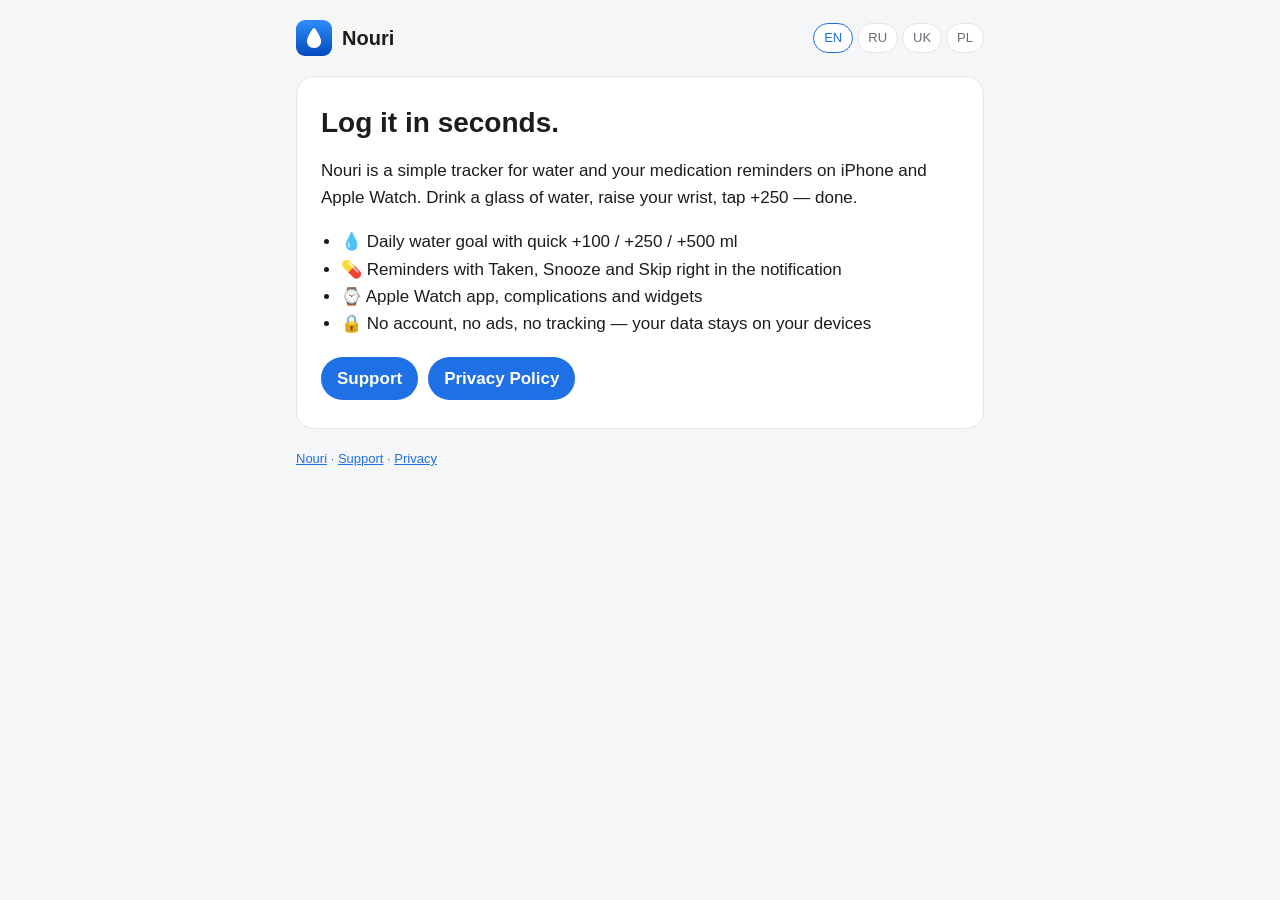
<file: docs/index.html>
<!doctype html>
<html lang="en">
<head>
  <meta charset="utf-8">
  <meta name="viewport" content="width=device-width, initial-scale=1">
  <title>Nouri — Water and medication reminders</title>
  <meta name="description" content="Log water and medications in seconds on iPhone and Apple Watch.">
  <link rel="icon" href="icon.png">
  <link rel="stylesheet" href="style.css">
  <script defer src="i18n.js"></script>
</head>
<body>
<header>
  <a class="brand" href="index.html" data-internal><img src="icon.png" alt="">Nouri</a>
  <nav class="langs" aria-label="Language">
    <button data-set-lang="en">EN</button>
    <button data-set-lang="ru">RU</button>
    <button data-set-lang="uk">UK</button>
    <button data-set-lang="pl">PL</button>
  </nav>
</header>

<main>

<article data-lang="en" data-title="Nouri — Water and medication reminders">
  <h1>Log it in seconds.</h1>
  <p>Nouri is a simple tracker for water and your medication reminders on iPhone and Apple Watch. Drink a glass of water, raise your wrist, tap +250 — done.</p>
  <ul>
    <li>💧 Daily water goal with quick +100 / +250 / +500 ml</li>
    <li>💊 Reminders with Taken, Snooze and Skip right in the notification</li>
    <li>⌚ Apple Watch app, complications and widgets</li>
    <li>🔒 No account, no ads, no tracking — your data stays on your devices</li>
  </ul>
  <div class="links">
    <a href="support.html" data-internal>Support</a>
    <a href="privacy.html" data-internal>Privacy Policy</a>
  </div>
</article>

<article data-lang="ru" data-title="Nouri — вода и напоминания о лекарствах" hidden>
  <h1>Запись за секунды.</h1>
  <p>Nouri — простой трекер воды и напоминаний о лекарствах для iPhone и Apple Watch. Выпили стакан воды, подняли запястье, нажали +250 — готово.</p>
  <ul>
    <li>💧 Дневная цель по воде и быстрые +100 / +250 / +500 мл</li>
    <li>💊 Напоминания с кнопками «Принято», «Отложить» и «Пропустить» прямо в уведомлении</li>
    <li>⌚ Приложение для Apple Watch, расширения циферблата и виджеты</li>
    <li>🔒 Без аккаунта, рекламы и отслеживания — данные остаются на ваших устройствах</li>
  </ul>
  <div class="links">
    <a href="support.html" data-internal>Поддержка</a>
    <a href="privacy.html" data-internal>Конфиденциальность</a>
  </div>
</article>

<article data-lang="uk" data-title="Nouri — вода та нагадування про ліки" hidden>
  <h1>Запис за секунди.</h1>
  <p>Nouri — простий трекер води і нагадувань про ліки для iPhone та Apple Watch. Випили склянку води, підняли зап'ясток, натиснули +250 — готово.</p>
  <ul>
    <li>💧 Денна мета з води та швидкі +100 / +250 / +500 мл</li>
    <li>💊 Нагадування з кнопками «Прийнято», «Відкласти» й «Пропустити» просто в сповіщенні</li>
    <li>⌚ Застосунок для Apple Watch, ускладнення циферблата й віджети</li>
    <li>🔒 Без облікового запису, реклами й відстеження — дані залишаються на ваших пристроях</li>
  </ul>
  <div class="links">
    <a href="support.html" data-internal>Підтримка</a>
    <a href="privacy.html" data-internal>Конфіденційність</a>
  </div>
</article>

<article data-lang="pl" data-title="Nouri — woda i przypomnienia o lekach" hidden>
  <h1>Zapis w kilka sekund.</h1>
  <p>Nouri to prosty dziennik wody i przypomnień o lekach na iPhone’a i Apple Watch. Wypij szklankę wody, unieś nadgarstek, stuknij +250 — gotowe.</p>
  <ul>
    <li>💧 Dzienny cel wody i szybkie +100 / +250 / +500 ml</li>
    <li>💊 Przypomnienia z przyciskami „Przyjęto”, „Odłóż” i „Pomiń” prosto w powiadomieniu</li>
    <li>⌚ Aplikacja na Apple Watch, komplikacje i widżety</li>
    <li>🔒 Bez konta, reklam i śledzenia — dane pozostają na Twoich urządzeniach</li>
  </ul>
  <div class="links">
    <a href="support.html" data-internal>Pomoc</a>
    <a href="privacy.html" data-internal>Prywatność</a>
  </div>
</article>

</main>

<footer>
  <a href="index.html" data-internal>Nouri</a> · <a href="support.html" data-internal>Support</a> · <a href="privacy.html" data-internal>Privacy</a>
</footer>
</body>
</html>
</file>
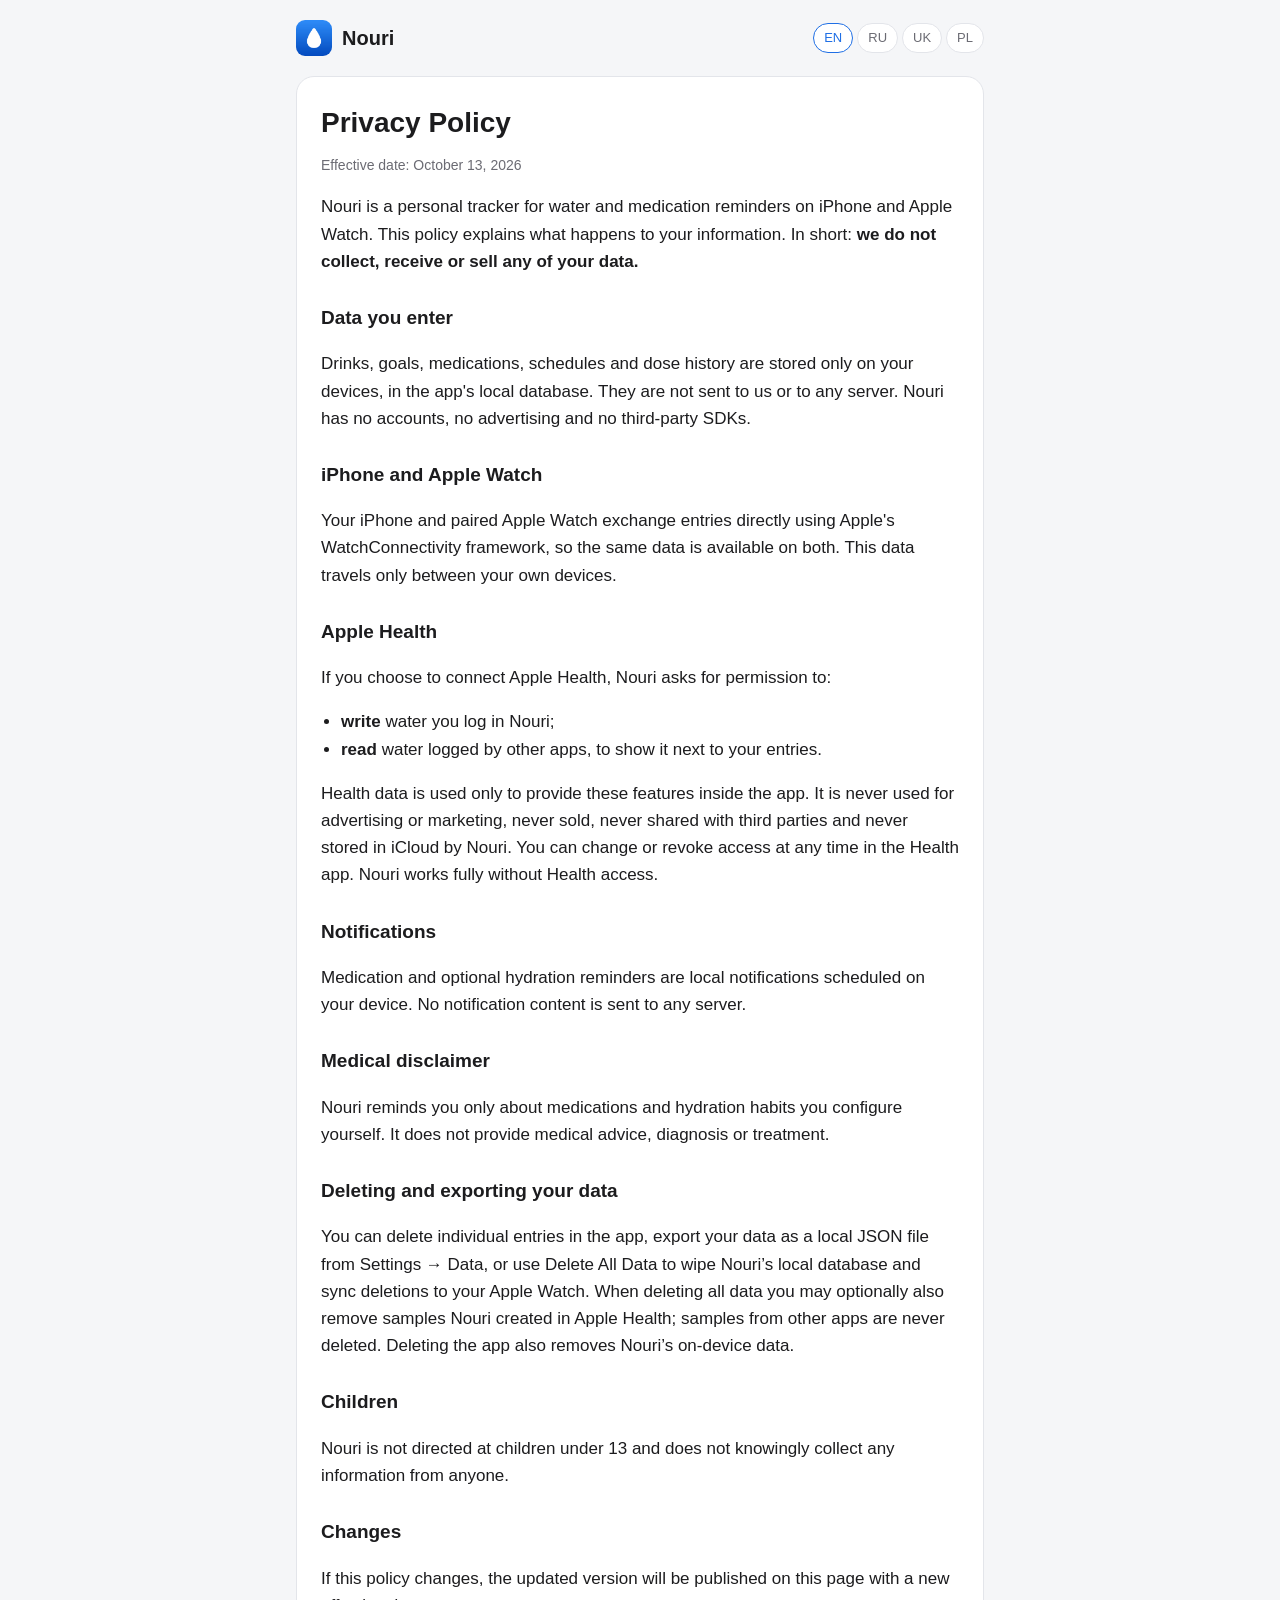
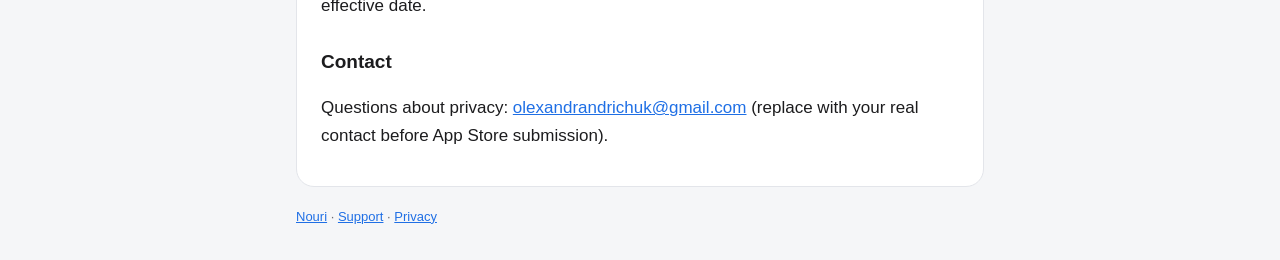
<file: docs/privacy.html>
<!doctype html>
<html lang="en">
<head>
  <meta charset="utf-8">
  <meta name="viewport" content="width=device-width, initial-scale=1">
  <title>Nouri — Privacy Policy</title>
  <link rel="icon" href="icon.png">
  <link rel="stylesheet" href="style.css">
  <script defer src="i18n.js"></script>
</head>
<body>
<header>
  <a class="brand" href="index.html" data-internal><img src="icon.png" alt="">Nouri</a>
  <nav class="langs" aria-label="Language">
    <button data-set-lang="en">EN</button>
    <button data-set-lang="ru">RU</button>
    <button data-set-lang="uk">UK</button>
    <button data-set-lang="pl">PL</button>
  </nav>
</header>

<main>

<article data-lang="en" data-title="Nouri — Privacy Policy">
  <h1>Privacy Policy</h1>
  <p class="muted">Effective date: October 13, 2026</p>

  <p>Nouri is a personal tracker for water and medication reminders on iPhone and Apple Watch. This policy explains what happens to your information. In short: <strong>we do not collect, receive or sell any of your data.</strong></p>

  <h2>Data you enter</h2>
  <p>Drinks, goals, medications, schedules and dose history are stored only on your devices, in the app's local database. They are not sent to us or to any server. Nouri has no accounts, no advertising and no third-party SDKs.</p>

  <h2>iPhone and Apple Watch</h2>
  <p>Your iPhone and paired Apple Watch exchange entries directly using Apple's WatchConnectivity framework, so the same data is available on both. This data travels only between your own devices.</p>

  <h2>Apple Health</h2>
  <p>If you choose to connect Apple Health, Nouri asks for permission to:</p>
  <ul>
    <li><strong>write</strong> water you log in Nouri;</li>
    <li><strong>read</strong> water logged by other apps, to show it next to your entries.</li>
  </ul>
  <p>Health data is used only to provide these features inside the app. It is never used for advertising or marketing, never sold, never shared with third parties and never stored in iCloud by Nouri. You can change or revoke access at any time in the Health app. Nouri works fully without Health access.</p>

  <h2>Notifications</h2>
  <p>Medication and optional hydration reminders are local notifications scheduled on your device. No notification content is sent to any server.</p>

  <h2>Medical disclaimer</h2>
  <p>Nouri reminds you only about medications and hydration habits you configure yourself. It does not provide medical advice, diagnosis or treatment.</p>

  <h2>Deleting and exporting your data</h2>
  <p>You can delete individual entries in the app, export your data as a local JSON file from Settings → Data, or use Delete All Data to wipe Nouri’s local database and sync deletions to your Apple Watch. When deleting all data you may optionally also remove samples Nouri created in Apple Health; samples from other apps are never deleted. Deleting the app also removes Nouri’s on-device data.</p>

  <h2>Children</h2>
  <p>Nouri is not directed at children under 13 and does not knowingly collect any information from anyone.</p>

  <h2>Changes</h2>
  <p>If this policy changes, the updated version will be published on this page with a new effective date.</p>

  <h2>Contact</h2>
  <p>Questions about privacy: <a class="email" href="mailto:privacy@example.com">privacy@example.com</a> (replace with your real contact before App Store submission).</p>
</article>

<article data-lang="ru" data-title="Nouri — Политика конфиденциальности" hidden>
  <h1>Политика конфиденциальности</h1>
  <p class="muted">Дата вступления в силу: 26 сентября 2026 г.</p>

  <p>Nouri — личный трекер воды, калорий и напоминаний о лекарствах для iPhone и Apple Watch. Здесь описано, что происходит с вашей информацией. Коротко: <strong>мы не собираем, не получаем и не продаём ваши данные.</strong></p>

  <h2>Данные, которые вы вводите</h2>
  <p>Напитки, еда, шаблоны калорий, цели, лекарства, расписания и история приёма хранятся только на ваших устройствах, в локальной базе приложения. Они не отправляются нам или на какой-либо сервер. В Nouri нет аккаунтов, аналитики, рекламы и сторонних SDK.</p>

  <h2>iPhone и Apple Watch</h2>
  <p>iPhone и сопряжённые с ним Apple Watch обмениваются записями напрямую через фреймворк Apple WatchConnectivity, чтобы данные были доступны на обоих устройствах. Эти данные передаются только между вашими устройствами.</p>

  <h2>Приложение «Здоровье»</h2>
  <p>Если вы решите подключить «Здоровье», Nouri попросит разрешение:</p>
  <ul>
    <li><strong>записывать</strong> воду и потреблённую энергию (калории), которые вы отмечаете в Nouri;</li>
    <li><strong>читать</strong> воду и потреблённую энергию из других приложений, чтобы показывать их рядом с вашими записями.</li>
  </ul>
  <p>Данные о здоровье используются только для этих функций внутри приложения. Они никогда не используются для рекламы или маркетинга, не продаются, не передаются третьим лицам и не сохраняются Nouri в iCloud. Доступ можно изменить или отозвать в любой момент в приложении «Здоровье». Nouri полностью работает и без доступа к «Здоровью».</p>

  <h2>Уведомления</h2>
  <p>Напоминания о лекарствах и опциональные напоминания о воде — локальные уведомления на устройстве. Их содержимое не отправляется ни на какой сервер.</p>

  <h2>Медицинская оговорка</h2>
  <p>Nouri напоминает только о лекарствах и привычках гидратации, которые вы настроили сами. Приложение не даёт медицинских рекомендаций, не ставит диагнозы и не назначает лечение.</p>

  <h2>Удаление и экспорт данных</h2>
  <p>Отдельные записи можно удалить в приложении, экспортировать данные в локальный JSON (Настройки → Данные) или удалить все данные Nouri с синхронизацией удалений на Apple Watch. При полном удалении можно дополнительно убрать образцы, созданные Nouri в «Здоровье»; данные других приложений не затрагиваются.</p>

  <h2>Дети</h2>
  <p>Nouri не предназначено для детей младше 13 лет и сознательно не собирает ни от кого никакой информации.</p>

  <h2>Изменения</h2>
  <p>Если политика изменится, новая версия будет опубликована на этой странице с новой датой вступления в силу.</p>

  <h2>Контакты</h2>
  <p>Вопросы о конфиденциальности: <a class="email" href="mailto:privacy@example.com">privacy@example.com</a> (замените на реальный контакт перед публикацией).</p>
</article>

<article data-lang="uk" data-title="Nouri — Політика конфіденційності" hidden>
  <h1>Політика конфіденційності</h1>
  <p class="muted">Дата набрання чинності: 26 вересня 2026 р.</p>

  <p>Nouri — особистий трекер води, калорій і нагадувань про ліки для iPhone та Apple Watch. Тут описано, що відбувається з вашою інформацією. Коротко: <strong>ми не збираємо, не отримуємо й не продаємо ваші дані.</strong></p>

  <h2>Дані, які ви вводите</h2>
  <p>Напої, їжа, шаблони калорій, цілі, ліки, розклади та історія прийому зберігаються лише на ваших пристроях, у локальній базі застосунку. Вони не надсилаються нам чи на будь-який сервер. У Nouri немає облікових записів, аналітики, реклами та сторонніх SDK.</p>

  <h2>iPhone і Apple Watch</h2>
  <p>iPhone і пов'язаний з ним Apple Watch обмінюються записами напряму через фреймворк Apple WatchConnectivity, щоб дані були доступні на обох пристроях. Ці дані передаються лише між вашими пристроями.</p>

  <h2>Програма «Здоров'я»</h2>
  <p>Якщо ви вирішите під'єднати «Здоров'я», Nouri попросить дозвіл:</p>
  <ul>
    <li><strong>записувати</strong> воду та спожиту енергію (калорії), які ви позначаєте в Nouri;</li>
    <li><strong>читати</strong> воду та спожиту енергію з інших програм, щоб показувати їх поруч із вашими записами.</li>
  </ul>
  <p>Дані про здоров'я використовуються лише для цих функцій у застосунку. Вони ніколи не використовуються для реклами чи маркетингу, не продаються, не передаються третім особам і не зберігаються Nouri в iCloud. Доступ можна змінити або відкликати будь-коли в програмі «Здоров'я». Nouri повністю працює й без доступу до «Здоров'я».</p>

  <h2>Сповіщення</h2>
  <p>Нагадування про ліки та опційні нагадування про воду — локальні сповіщення на пристрої. Їхній вміст не надсилається жодному серверу.</p>

  <h2>Медичне застереження</h2>
  <p>Nouri нагадує лише про ліки та звички гідратації, які ви налаштували самі. Застосунок не надає медичних порад, не ставить діагнозів і не призначає лікування.</p>

  <h2>Видалення та експорт даних</h2>
  <p>Окремі записи можна видалити в застосунку, експортувати дані в локальний JSON (Налаштування → Дані) або видалити всі дані Nouri з синхронізацією видалень на Apple Watch. Під час повного видалення можна також прибрати зразки, створені Nouri у «Здоров'ї»; дані інших програм не зачіпаються.</p>

  <h2>Діти</h2>
  <p>Nouri не призначений для дітей до 13 років і свідомо не збирає жодної інформації ні від кого.</p>

  <h2>Зміни</h2>
  <p>Якщо політика зміниться, нову версію буде опубліковано на цій сторінці з новою датою набрання чинності.</p>

  <h2>Контакти</h2>
  <p>Питання щодо конфіденційності: <a class="email" href="mailto:privacy@example.com">privacy@example.com</a> (замініть на реальний контакт перед публікацією).</p>
</article>

<article data-lang="pl" data-title="Nouri — Polityka prywatności" hidden>
  <h1>Polityka prywatności</h1>
  <p class="muted">Data wejścia w życie: 26 września 2026 r.</p>

  <p>Nouri to osobisty dziennik wody, kalorii i przypomnień o lekach na iPhone’a i Apple Watch. Ta polityka wyjaśnia, co dzieje się z Twoimi informacjami. W skrócie: <strong>nie zbieramy, nie otrzymujemy i nie sprzedajemy Twoich danych.</strong></p>

  <h2>Dane, które wprowadzasz</h2>
  <p>Napoje, posiłki, szablony kalorii, cele, leki, harmonogramy i historia dawek są przechowywane wyłącznie na Twoich urządzeniach, w lokalnej bazie aplikacji. Nie są wysyłane do nas ani na żaden serwer. Nouri nie ma kont, analityki, reklam ani zewnętrznych SDK.</p>

  <h2>iPhone i Apple Watch</h2>
  <p>iPhone i sparowany z nim Apple Watch wymieniają wpisy bezpośrednio za pomocą frameworku Apple WatchConnectivity, aby dane były dostępne na obu urządzeniach. Dane te są przesyłane wyłącznie między Twoimi urządzeniami.</p>

  <h2>Aplikacja Zdrowie</h2>
  <p>Jeśli zdecydujesz się połączyć aplikację Zdrowie, Nouri poprosi o pozwolenie na:</p>
  <ul>
    <li><strong>zapisywanie</strong> wody i spożytej energii (kalorii), które rejestrujesz w Nouri;</li>
    <li><strong>odczytywanie</strong> wody i spożytej energii z innych aplikacji, aby pokazać je obok Twoich wpisów.</li>
  </ul>
  <p>Dane o zdrowiu są używane wyłącznie do tych funkcji w aplikacji. Nigdy nie są używane do reklamy ani marketingu, nie są sprzedawane, udostępniane stronom trzecim ani zapisywane przez Nouri w iCloud. Dostęp możesz zmienić lub cofnąć w dowolnym momencie w aplikacji Zdrowie. Nouri działa w pełni także bez dostępu do Zdrowia.</p>

  <h2>Powiadomienia</h2>
  <p>Przypomnienia o lekach i opcjonalne przypomnienia o nawodnieniu to lokalne powiadomienia planowane na urządzeniu. Ich treść nie jest wysyłana na żaden serwer.</p>

  <h2>Zastrzeżenie medyczne</h2>
  <p>Nouri przypomina tylko o lekach i nawykach nawodnienia skonfigurowanych przez Ciebie. Aplikacja nie udziela porad medycznych, nie stawia diagnoz i nie zaleca leczenia.</p>

  <h2>Usuwanie i eksport danych</h2>
  <p>Pojedyncze wpisy możesz usunąć w aplikacji, wyeksportować dane jako lokalny plik JSON (Ustawienia → Dane) lub usunąć wszystkie dane Nouri z synchronizacją usunięć na Apple Watch. Przy pełnym usunięciu możesz opcjonalnie usunąć też próbki utworzone przez Nouri w aplikacji Zdrowie; dane z innych aplikacji nie są usuwane.</p>

  <h2>Dzieci</h2>
  <p>Nouri nie jest przeznaczona dla dzieci poniżej 13 roku życia i świadomie nie zbiera od nikogo żadnych informacji.</p>

  <h2>Zmiany</h2>
  <p>Jeśli polityka się zmieni, zaktualizowana wersja zostanie opublikowana na tej stronie z nową datą wejścia w życie.</p>

  <h2>Kontakt</h2>
  <p>Pytania dotyczące prywatności: <a class="email" href="mailto:privacy@example.com">privacy@example.com</a> (zamień na prawdziwy kontakt przed publikacją w App Store).</p>
</article>

</main>

<footer>
  <a href="index.html" data-internal>Nouri</a> · <a href="support.html" data-internal>Support</a> · <a href="privacy.html" data-internal>Privacy</a>
</footer>
</body>
</html>
</file>
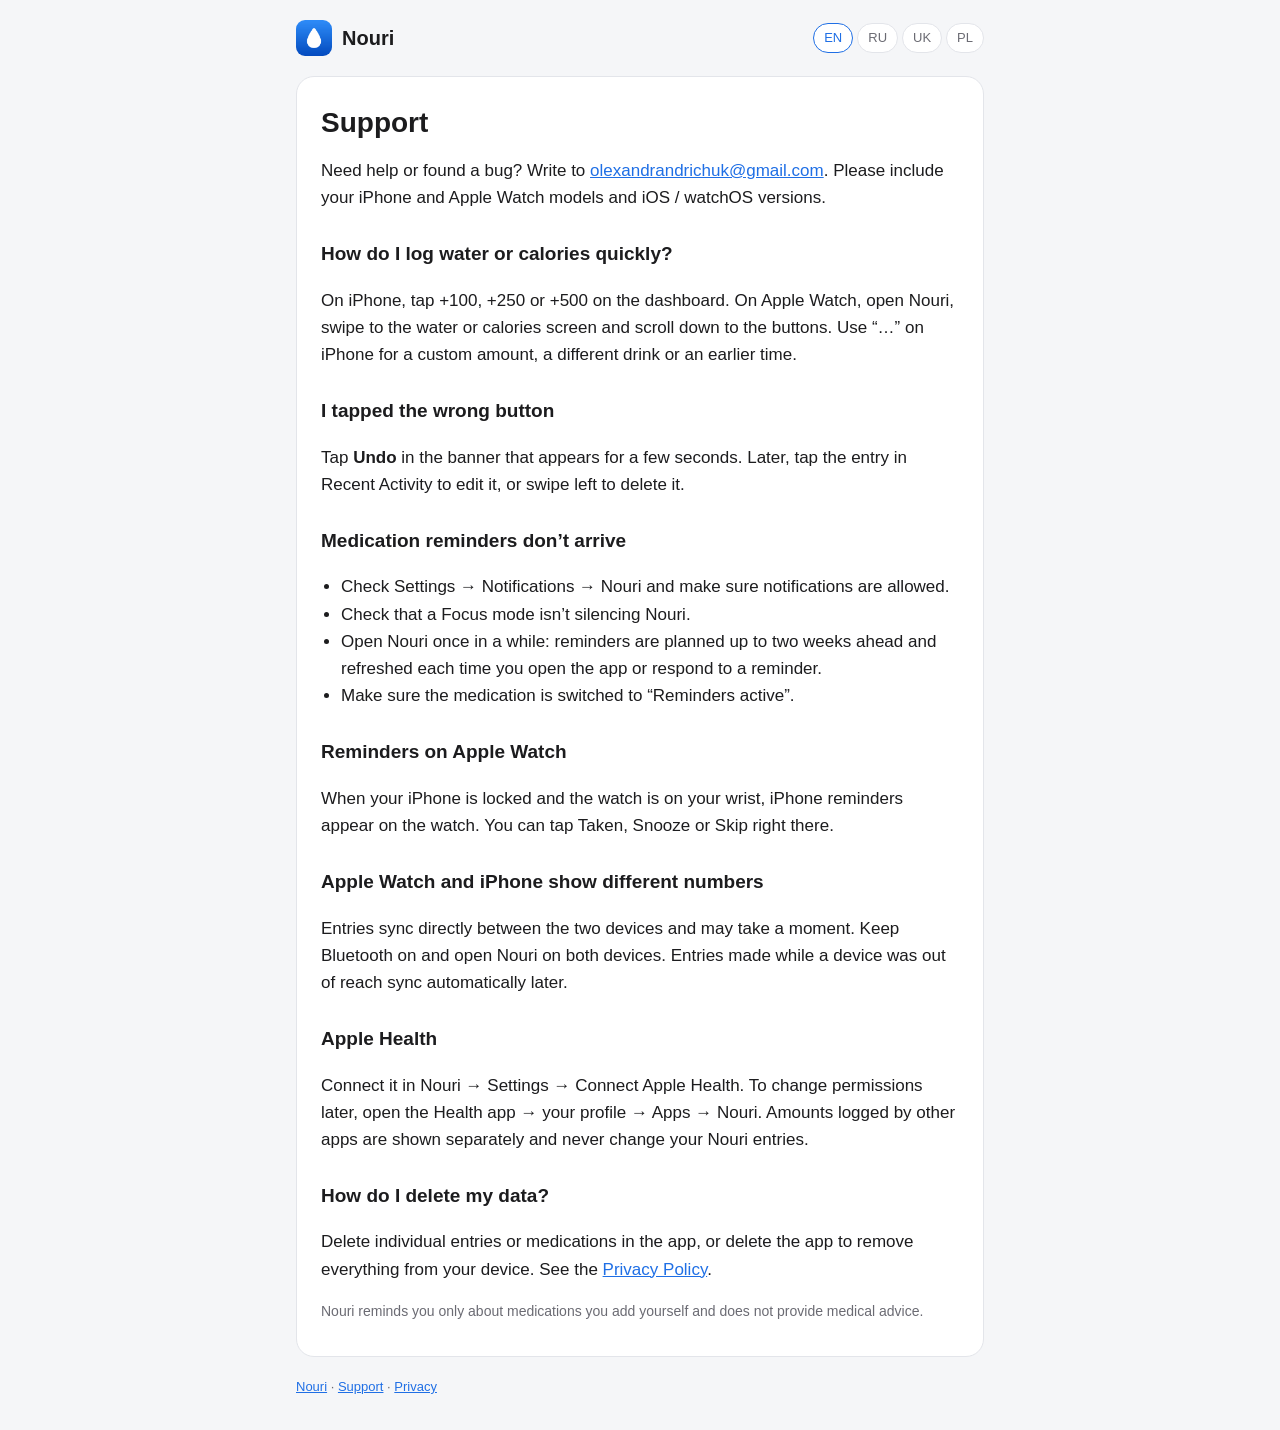
<file: docs/support.html>
<!doctype html>
<html lang="en">
<head>
  <meta charset="utf-8">
  <meta name="viewport" content="width=device-width, initial-scale=1">
  <title>Nouri — Support</title>
  <link rel="icon" href="icon.png">
  <link rel="stylesheet" href="style.css">
  <script defer src="i18n.js"></script>
</head>
<body>
<header>
  <a class="brand" href="index.html" data-internal><img src="icon.png" alt="">Nouri</a>
  <nav class="langs" aria-label="Language">
    <button data-set-lang="en">EN</button>
    <button data-set-lang="ru">RU</button>
    <button data-set-lang="uk">UK</button>
    <button data-set-lang="pl">PL</button>
  </nav>
</header>

<main>

<article data-lang="en" data-title="Nouri — Support">
  <h1>Support</h1>
  <p>Need help or found a bug? Write to <a class="email" href="#">email</a>. Please include your iPhone and Apple Watch models and iOS / watchOS versions.</p>

  <h2>How do I log water or calories quickly?</h2>
  <p>On iPhone, tap +100, +250 or +500 on the dashboard. On Apple Watch, open Nouri, swipe to the water or calories screen and scroll down to the buttons. Use “…” on iPhone for a custom amount, a different drink or an earlier time.</p>

  <h2>I tapped the wrong button</h2>
  <p>Tap <strong>Undo</strong> in the banner that appears for a few seconds. Later, tap the entry in Recent Activity to edit it, or swipe left to delete it.</p>

  <h2>Medication reminders don’t arrive</h2>
  <ul>
    <li>Check Settings → Notifications → Nouri and make sure notifications are allowed.</li>
    <li>Check that a Focus mode isn’t silencing Nouri.</li>
    <li>Open Nouri once in a while: reminders are planned up to two weeks ahead and refreshed each time you open the app or respond to a reminder.</li>
    <li>Make sure the medication is switched to “Reminders active”.</li>
  </ul>

  <h2>Reminders on Apple Watch</h2>
  <p>When your iPhone is locked and the watch is on your wrist, iPhone reminders appear on the watch. You can tap Taken, Snooze or Skip right there.</p>

  <h2>Apple Watch and iPhone show different numbers</h2>
  <p>Entries sync directly between the two devices and may take a moment. Keep Bluetooth on and open Nouri on both devices. Entries made while a device was out of reach sync automatically later.</p>

  <h2>Apple Health</h2>
  <p>Connect it in Nouri → Settings → Connect Apple Health. To change permissions later, open the Health app → your profile → Apps → Nouri. Amounts logged by other apps are shown separately and never change your Nouri entries.</p>

  <h2>How do I delete my data?</h2>
  <p>Delete individual entries or medications in the app, or delete the app to remove everything from your device. See the <a href="privacy.html" data-internal>Privacy Policy</a>.</p>

  <p class="muted">Nouri reminds you only about medications you add yourself and does not provide medical advice.</p>
</article>

<article data-lang="ru" data-title="Nouri — Поддержка" hidden>
  <h1>Поддержка</h1>
  <p>Нужна помощь или нашли ошибку? Напишите на <a class="email" href="#">email</a>. Укажите, пожалуйста, модели iPhone и Apple Watch и версии iOS / watchOS.</p>

  <h2>Как быстро записать воду или калории?</h2>
  <p>На iPhone нажмите +100, +250 или +500 на главном экране. На Apple Watch откройте Nouri, перелистните на экран воды или калорий и прокрутите вниз к кнопкам. Кнопка «…» на iPhone — для своего количества, другого напитка или более раннего времени.</p>

  <h2>Нажал не ту кнопку</h2>
  <p>Нажмите <strong>Отменить</strong> на плашке, которая появляется на несколько секунд. Позже можно нажать на запись в «Последних записях», чтобы изменить её, или смахнуть влево, чтобы удалить.</p>

  <h2>Не приходят напоминания о лекарствах</h2>
  <ul>
    <li>Проверьте Настройки → Уведомления → Nouri: уведомления должны быть разрешены.</li>
    <li>Убедитесь, что режим фокусирования не заглушает Nouri.</li>
    <li>Иногда открывайте Nouri: напоминания планируются до двух недель вперёд и обновляются при каждом открытии приложения или ответе на напоминание.</li>
    <li>Проверьте, что у лекарства включено «Напоминания включены».</li>
  </ul>

  <h2>Напоминания на Apple Watch</h2>
  <p>Когда iPhone заблокирован, а часы на руке, напоминания iPhone приходят на часы. Там же можно нажать «Принято», «Отложить» или «Пропустить».</p>

  <h2>На часах и iPhone разные цифры</h2>
  <p>Записи синхронизируются напрямую между устройствами, это может занять немного времени. Держите Bluetooth включённым и откройте Nouri на обоих устройствах. Записи, сделанные вне связи, синхронизируются позже автоматически.</p>

  <h2>Приложение «Здоровье»</h2>
  <p>Подключается в Nouri → Настройки → «Подключить Здоровье». Изменить разрешения позже: приложение «Здоровье» → ваш профиль → Приложения → Nouri. Данные других приложений показываются отдельно и никогда не меняют ваши записи в Nouri.</p>

  <h2>Как удалить данные?</h2>
  <p>Удалите отдельные записи или лекарства в приложении либо удалите приложение, чтобы стереть всё с устройства. Подробнее — в <a href="privacy.html" data-internal>политике конфиденциальности</a>.</p>

  <p class="muted">Nouri напоминает только о лекарствах, которые вы добавили сами, и не даёт медицинских рекомендаций.</p>
</article>

<article data-lang="uk" data-title="Nouri — Підтримка" hidden>
  <h1>Підтримка</h1>
  <p>Потрібна допомога або знайшли помилку? Напишіть на <a class="email" href="#">email</a>. Вкажіть, будь ласка, моделі iPhone та Apple Watch і версії iOS / watchOS.</p>

  <h2>Як швидко записати воду чи калорії?</h2>
  <p>На iPhone натисніть +100, +250 або +500 на головному екрані. На Apple Watch відкрийте Nouri, перегорніть на екран води чи калорій і прокрутіть униз до кнопок. Кнопка «…» на iPhone — для своєї кількості, іншого напою чи ранішого часу.</p>

  <h2>Натиснув не ту кнопку</h2>
  <p>Натисніть <strong>Скасувати</strong> на плашці, що з'являється на кілька секунд. Пізніше можна натиснути запис в «Останніх записах», щоб змінити його, або змахнути вліво, щоб видалити.</p>

  <h2>Не надходять нагадування про ліки</h2>
  <ul>
    <li>Перевірте Параметри → Сповіщення → Nouri: сповіщення мають бути дозволені.</li>
    <li>Переконайтеся, що режим зосередження не приглушує Nouri.</li>
    <li>Час від часу відкривайте Nouri: нагадування плануються до двох тижнів уперед і оновлюються щоразу, коли ви відкриваєте застосунок або відповідаєте на нагадування.</li>
    <li>Перевірте, що для ліків увімкнено «Нагадування ввімкнено».</li>
  </ul>

  <h2>Нагадування на Apple Watch</h2>
  <p>Коли iPhone заблоковано, а годинник на руці, нагадування з iPhone надходять на годинник. Там само можна натиснути «Прийнято», «Відкласти» або «Пропустити».</p>

  <h2>На годиннику й iPhone різні цифри</h2>
  <p>Записи синхронізуються напряму між пристроями, це може зайняти трохи часу. Тримайте Bluetooth увімкненим і відкрийте Nouri на обох пристроях. Записи, зроблені поза зв'язком, синхронізуються згодом автоматично.</p>

  <h2>Програма «Здоров'я»</h2>
  <p>Під'єднується в Nouri → Налаштування → «Під'єднати Здоров'я». Змінити дозволи пізніше: програма «Здоров'я» → ваш профіль → Програми → Nouri. Дані інших програм показуються окремо й ніколи не змінюють ваші записи в Nouri.</p>

  <h2>Як видалити дані?</h2>
  <p>Видаліть окремі записи чи ліки в застосунку або видаліть застосунок, щоб стерти все з пристрою. Докладніше — у <a href="privacy.html" data-internal>політиці конфіденційності</a>.</p>

  <p class="muted">Nouri нагадує лише про ліки, які ви додали самі, і не надає медичних порад.</p>
</article>

<article data-lang="pl" data-title="Nouri — Pomoc" hidden>
  <h1>Pomoc</h1>
  <p>Potrzebujesz pomocy lub znalazłeś błąd? Napisz na <a class="email" href="#">email</a>. Podaj modele iPhone’a i Apple Watch oraz wersje iOS / watchOS.</p>

  <h2>Jak szybko zapisać wodę lub kalorie?</h2>
  <p>Na iPhonie stuknij +100, +250 lub +500 na ekranie głównym. Na Apple Watch otwórz Nouri, przejdź na ekran wody lub kalorii i przewiń w dół do przycisków. Przycisk „…” na iPhonie służy do własnej ilości, innego napoju lub wcześniejszej godziny.</p>

  <h2>Stuknąłem zły przycisk</h2>
  <p>Stuknij <strong>Cofnij</strong> na pasku, który pojawia się na kilka sekund. Później stuknij wpis w sekcji „Ostatnie wpisy”, aby go edytować, lub przesuń w lewo, aby go usunąć.</p>

  <h2>Nie dochodzą przypomnienia o lekach</h2>
  <ul>
    <li>Sprawdź Ustawienia → Powiadomienia → Nouri: powiadomienia muszą być dozwolone.</li>
    <li>Upewnij się, że tryb skupienia nie wycisza Nouri.</li>
    <li>Otwieraj Nouri od czasu do czasu: przypomnienia są planowane do dwóch tygodni naprzód i odświeżane przy każdym otwarciu aplikacji lub odpowiedzi na przypomnienie.</li>
    <li>Sprawdź, czy przy leku włączone są „Przypomnienia włączone”.</li>
  </ul>

  <h2>Przypomnienia na Apple Watch</h2>
  <p>Gdy iPhone jest zablokowany, a zegarek jest na nadgarstku, przypomnienia z iPhone’a pojawiają się na zegarku. Tam też możesz stuknąć „Przyjęto”, „Odłóż” lub „Pomiń”.</p>

  <h2>Zegarek i iPhone pokazują różne wartości</h2>
  <p>Wpisy synchronizują się bezpośrednio między urządzeniami i może to chwilę potrwać. Miej włączony Bluetooth i otwórz Nouri na obu urządzeniach. Wpisy dodane poza zasięgiem zsynchronizują się później automatycznie.</p>

  <h2>Aplikacja Zdrowie</h2>
  <p>Połącz ją w Nouri → Ustawienia → „Połącz z aplikacją Zdrowie”. Aby później zmienić uprawnienia: aplikacja Zdrowie → Twój profil → Aplikacje → Nouri. Dane z innych aplikacji są pokazywane osobno i nigdy nie zmieniają Twoich wpisów w Nouri.</p>

  <h2>Jak usunąć dane?</h2>
  <p>Usuń pojedyncze wpisy lub leki w aplikacji albo usuń aplikację, aby wymazać wszystko z urządzenia. Więcej w <a href="privacy.html" data-internal>polityce prywatności</a>.</p>

  <p class="muted">Nouri przypomina tylko o lekach dodanych przez Ciebie i nie udziela porad medycznych.</p>
</article>

</main>

<footer>
  <a href="index.html" data-internal>Nouri</a> · <a href="support.html" data-internal>Support</a> · <a href="privacy.html" data-internal>Privacy</a>
</footer>
</body>
</html>
</file>
<file: docs/style.css>
:root {
  --bg: #f5f6f8;
  --card: #ffffff;
  --text: #1c1c1e;
  --muted: #6b6b73;
  --accent: #1f6fe5;
  --border: #e3e5ea;
  color-scheme: light dark;
}

@media (prefers-color-scheme: dark) {
  :root {
    --bg: #0e0f12;
    --card: #1a1b20;
    --text: #f2f2f5;
    --muted: #a0a0aa;
    --accent: #5ea0ff;
    --border: #2a2c33;
  }
}

* { box-sizing: border-box; }

body {
  margin: 0;
  background: var(--bg);
  color: var(--text);
  font: 17px/1.6 -apple-system, BlinkMacSystemFont, "Segoe UI", Roboto, sans-serif;
}

header, main, footer {
  max-width: 720px;
  margin: 0 auto;
  padding: 0 16px;
}

header {
  display: flex;
  align-items: center;
  justify-content: space-between;
  gap: 12px;
  padding-top: 20px;
  flex-wrap: wrap;
}

.brand {
  display: flex;
  align-items: center;
  gap: 10px;
  color: var(--text);
  font-weight: 700;
  font-size: 20px;
  text-decoration: none;
}

.brand img { width: 36px; height: 36px; border-radius: 9px; }

.langs { display: flex; gap: 4px; }

.langs button {
  border: 1px solid var(--border);
  background: var(--card);
  color: var(--muted);
  border-radius: 999px;
  padding: 4px 10px;
  font: inherit;
  font-size: 13px;
  cursor: pointer;
}

.langs button[aria-pressed="true"] {
  color: var(--accent);
  border-color: var(--accent);
}

article {
  background: var(--card);
  border: 1px solid var(--border);
  border-radius: 18px;
  padding: 8px 24px 20px;
  margin: 20px 0;
}

h1 { font-size: 28px; line-height: 1.25; margin: 20px 0 4px; }
h2 { font-size: 19px; margin: 28px 0 6px; }
p, li { color: var(--text); }
.muted { color: var(--muted); font-size: 14px; }
a { color: var(--accent); }
ul { padding-left: 20px; }

.links {
  display: flex;
  flex-wrap: wrap;
  gap: 10px;
  margin: 20px 0 8px;
}

.links a {
  background: var(--accent);
  color: #fff;
  text-decoration: none;
  border-radius: 999px;
  padding: 8px 16px;
  font-weight: 600;
}

footer {
  color: var(--muted);
  font-size: 13px;
  padding-bottom: 32px;
}

@media (max-width: 480px) {
  article { padding: 4px 16px 16px; }
  h1 { font-size: 24px; }
}
</file>
